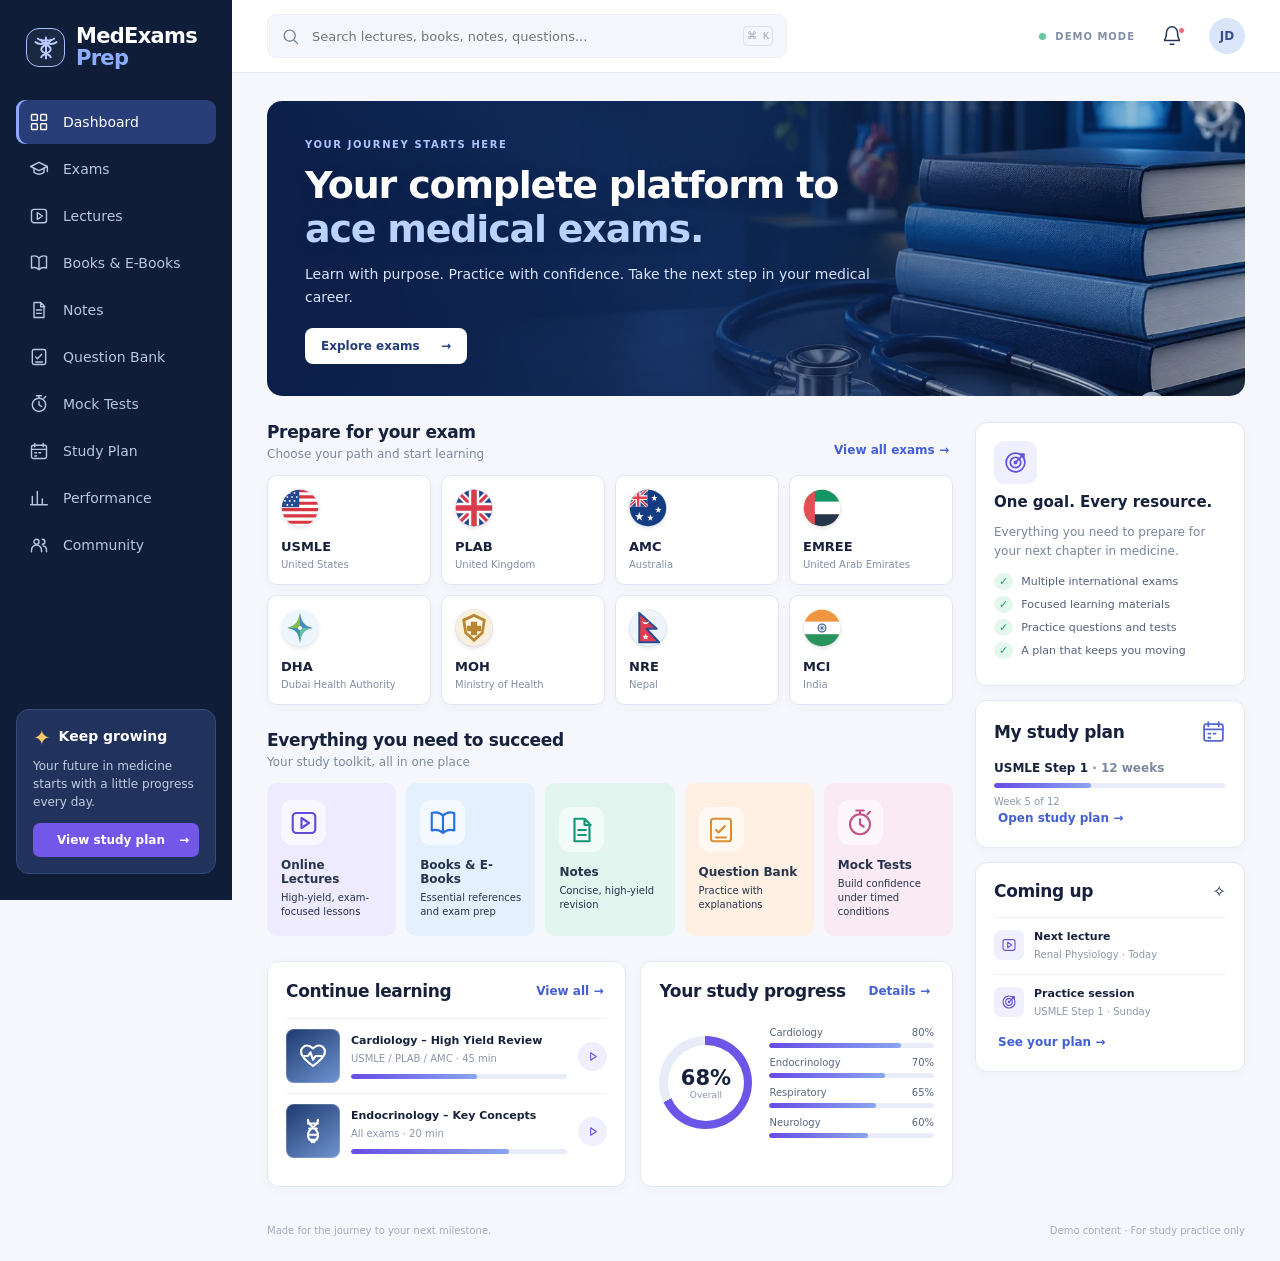
<file: index.html>
<!doctype html>
<html lang="en"><head><meta charset="utf-8"><meta name="viewport" content="width=device-width,initial-scale=1"><meta name="theme-color" content="#101d39"><meta name="description" content="A study dashboard for international medical exams."><title>MedExams Prep | Your study dashboard</title><link rel="stylesheet" href="styles.css"><script src="app.js" defer></script></head><body>
<div class="app"><aside class="sidebar" id="sidebar"><a class="brand" href="#dashboard" aria-label="MedExams Prep home"><span class="brand-mark">✚</span><span>MedExams<br><b>Prep</b></span></a><nav id="nav" aria-label="Main navigation"></nav><div class="sidebar-bottom"><div class="pro-icon">✦</div><strong>Keep growing</strong><p>Your future in medicine starts with a little progress every day.</p><button class="side-button" data-go="study-plan">View study plan <span>→</span></button></div></aside><div class="main-wrap"><header class="topbar"><button class="menu-button icon-button" id="menu" aria-label="Open navigation" aria-expanded="false">☰</button><div class="search"><span>⌕</span><input id="search" type="search" placeholder="Search lectures, books, notes, questions..." aria-label="Search learning materials"><kbd>⌘ K</kbd></div><div class="top-actions"><span class="demo-label"><i></i> DEMO MODE</span><button class="icon-button notification" id="notifications" aria-label="Notifications">♧<span></span></button><button class="profile" id="profile" aria-label="Profile">JD</button></div></header><main id="content"></main><footer>Made for the journey to your next milestone. <span>Demo content · For study practice only</span></footer></div></div><div class="overlay" id="overlay"></div><dialog id="dialog"><button class="dialog-close" aria-label="Close dialog">×</button><div id="dialog-content"></div></dialog><div id="toast" role="status"></div></body></html>
</file>
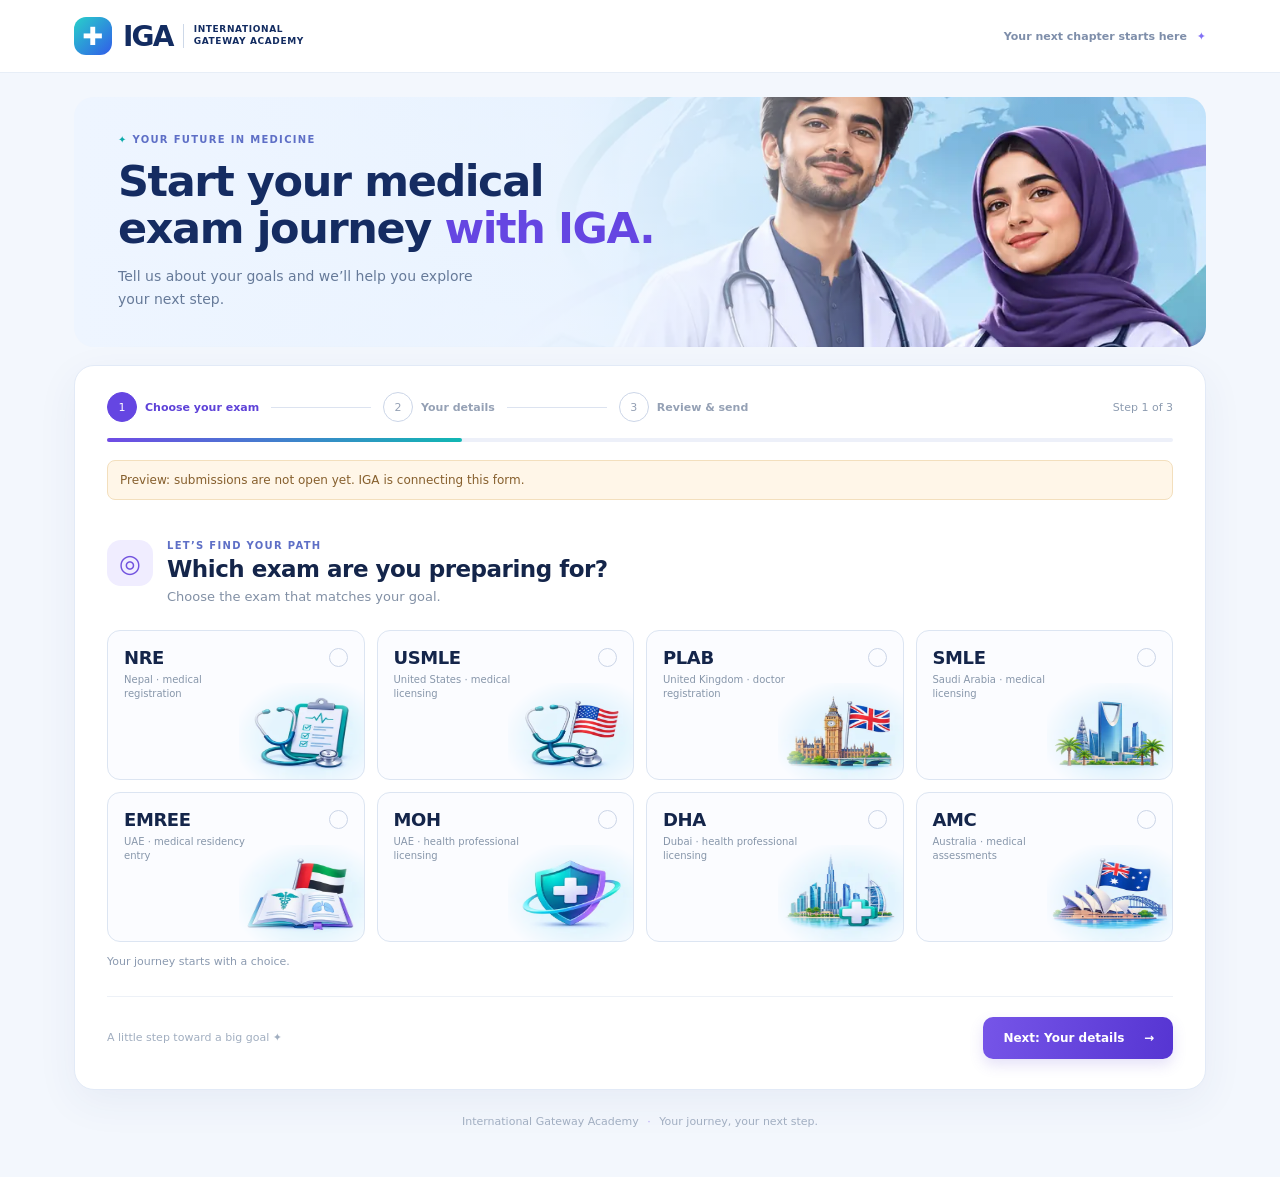
<file: interest/index.html>
<!doctype html>
<html lang="en"><head><meta charset="utf-8"><meta name="viewport" content="width=device-width,initial-scale=1"><meta name="theme-color" content="#112b62"><meta name="description" content="Tell International Gateway Academy about your medical exam preparation goals."><title>Start your journey | International Gateway Academy</title><link rel="stylesheet" href="form.css"><script src="config.js" defer></script><script src="country-data.js" defer></script><script src="form.js" defer></script></head><body>
<header class="site-header"><div class="header-inner"><a class="brand" href="./" aria-label="International Gateway Academy home"><span class="brand-icon" aria-hidden="true">✚</span><span><b>IGA</b><small>INTERNATIONAL<br>GATEWAY ACADEMY</small></span></a><span class="header-note">Your next chapter starts here <span>✦</span></span></div></header>
<main class="shell"><section class="hero"><div class="hero-copy"><div class="eyebrow"><span>✦</span> YOUR FUTURE IN MEDICINE</div><h1>Start your medical<br>exam journey <em>with IGA.</em></h1><p>Tell us about your goals and we’ll help you explore your next step.</p></div></section><section class="form-card" aria-labelledby="step-title"><div class="progress-wrapper"><div class="steps" aria-label="Form progress"><div class="step active" data-step-indicator="0"><span>1</span><strong>Choose your exam</strong></div><div class="step-line"></div><div class="step" data-step-indicator="1"><span>2</span><strong>Your details</strong></div><div class="step-line"></div><div class="step" data-step-indicator="2"><span>3</span><strong>Review & send</strong></div><div class="step-count" id="step-count">Step 1 of 3</div></div><div class="progress-track"><span id="progress"></span></div></div>
<p class="setup-message" id="opening-notice" role="status">Preview: submissions are not open yet. IGA is connecting this form.</p><form id="interest-form" method="post" novalidate><div class="stage" data-stage="0"><div class="section-header"><div class="section-icon" aria-hidden="true">◎</div><div><div class="kicker">LET’S FIND YOUR PATH</div><h2 id="step-title" tabindex="-1">Which exam are you preparing for?</h2><p>Choose the exam that matches your goal.</p></div></div><fieldset class="exam-grid"><legend class="sr-only">Choose one exam</legend><label class="exam-option"><input type="radio" name="exam" value="NRE" required><span class="exam-content"><span class="exam-top"><strong>NRE</strong><span class="check">✓</span></span><small>Nepal · medical registration</small><span class="exam-art" aria-hidden="true"></span></span></label><label class="exam-option"><input type="radio" name="exam" value="USMLE"><span class="exam-content"><span class="exam-top"><strong>USMLE</strong><span class="check">✓</span></span><small>United States · medical licensing</small><span class="exam-art" aria-hidden="true"></span></span></label><label class="exam-option"><input type="radio" name="exam" value="PLAB"><span class="exam-content"><span class="exam-top"><strong>PLAB</strong><span class="check">✓</span></span><small>United Kingdom · doctor registration</small><span class="exam-art" aria-hidden="true"></span></span></label><label class="exam-option"><input type="radio" name="exam" value="SMLE"><span class="exam-content"><span class="exam-top"><strong>SMLE</strong><span class="check">✓</span></span><small>Saudi Arabia · medical licensing</small><span class="exam-art" aria-hidden="true"></span></span></label><label class="exam-option"><input type="radio" name="exam" value="EMREE"><span class="exam-content"><span class="exam-top"><strong>EMREE</strong><span class="check">✓</span></span><small>UAE · medical residency entry</small><span class="exam-art" aria-hidden="true"></span></span></label><label class="exam-option"><input type="radio" name="exam" value="MOH"><span class="exam-content"><span class="exam-top"><strong>MOH</strong><span class="check">✓</span></span><small>UAE · health professional licensing</small><span class="exam-art" aria-hidden="true"></span></span></label><label class="exam-option"><input type="radio" name="exam" value="DHA"><span class="exam-content"><span class="exam-top"><strong>DHA</strong><span class="check">✓</span></span><small>Dubai · health professional licensing</small><span class="exam-art" aria-hidden="true"></span></span></label><label class="exam-option"><input type="radio" name="exam" value="AMC"><span class="exam-content"><span class="exam-top"><strong>AMC</strong><span class="check">✓</span></span><small>Australia · medical assessments</small><span class="exam-art" aria-hidden="true"></span></span></label></fieldset><p class="selection-message" id="selection-message" aria-live="polite">Your journey starts with a choice.</p><p class="error" id="exam-error" role="alert" hidden>Please choose an exam to continue.</p></div>
<div class="stage details-stage" data-stage="1" hidden><div class="details-heading"><div class="section-header"><div class="section-icon" aria-hidden="true">✧</div><div><div class="kicker">A LITTLE ABOUT YOU</div><h2 tabindex="-1">Let’s get to know you</h2><p id="details-intro">Share your details so IGA can follow up about your preparation.</p></div></div><button class="selected-exam" type="button" id="change-exam"><span>Selected exam</span><strong id="selected-exam-name"></strong><b>Change ✎</b></button></div><div class="details-groups"><section class="details-group"><div class="group-header"><span class="group-number">1</span><div><h3>About you</h3><p>Tell us who you are.</p></div><span class="group-illustration group-about" aria-hidden="true"></span></div><div class="fields group-fields"><label>Full name <span>*</span><input name="name" autocomplete="name" required maxlength="120" placeholder="Your full name"></label><label>University name <span>*</span><input name="university" autocomplete="organization" required maxlength="160" placeholder="Your university"></label></div></section><section class="details-group"><div class="group-header"><span class="group-number">2</span><div><h3>Your studies</h3><p>Tell us about your academic background.</p></div><span class="group-illustration group-studies" aria-hidden="true"></span></div><div class="fields group-fields"><fieldset class="level-field"><legend>Level of study <span>*</span></legend><div class="level-options illustrated-levels"><label><input type="radio" name="level" value="Undergraduate" required><span class="level-illustration undergraduate" aria-hidden="true"></span><span class="level-name">Undergraduate</span></label><label><input type="radio" name="level" value="Postgraduate"><span class="level-illustration postgraduate" aria-hidden="true"></span><span class="level-name">Postgraduate</span></label></div></fieldset><label>Year of study <span>*</span><select name="year" required><option value="">Select your year</option><option>Year 1</option><option>Year 2</option><option>Year 3</option><option>Year 4</option><option>Year 5</option><option>Year 6</option><option>Year 7 or above</option><option>Graduated</option></select></label></div></section><section class="details-group"><div class="group-header"><span class="group-number">3</span><div><h3>How to reach you</h3><p>We’ll use these details to contact you about your exam preparation interest.</p></div><span class="group-illustration group-contact" aria-hidden="true"></span></div><div class="fields group-fields"><div class="phone-field"><label for="phone-number">Phone number <span>*</span></label><div class="phone-controls"><select id="phone-code" aria-label="Phone country code" required><option value="">Code</option></select><input id="phone-number" type="tel" autocomplete="tel-national" required maxlength="30" placeholder="Phone number" pattern="[0-9() .-]{4,30}"></div><input type="hidden" name="phone"></div><label>Country <span>*</span><select name="country" autocomplete="country-name" required><option value="">Select your country</option></select></label><label class="full">Email address <span>*</span><input name="email" type="email" autocomplete="email" required maxlength="254" placeholder="you@example.com"></label></div></section></div></div>
<div class="stage" data-stage="2" hidden><div class="section-header"><div class="section-icon" aria-hidden="true">✓</div><div><div class="kicker">ALMOST THERE</div><h2 tabindex="-1">Everything look right?</h2><p>Review your details before sharing them with IGA.</p></div></div><dl id="review" class="review"></dl><p class="privacy">By submitting, you’re asking IGA to contact you about your selected exam.</p><div class="setup-message" id="setup-message" role="status" hidden>Submissions are not open yet. IGA is still connecting this form.</div></div><div class="actions"><button type="button" id="back" class="back" hidden>← <span>Back</span></button><span class="action-hint">A little step toward a big goal ✦</span><button type="button" id="next" class="primary">Next: Your details <span>→</span></button><button type="submit" id="submit" class="primary" hidden>Send my interest <span>→</span></button></div></form></section><footer>International Gateway Academy <span>·</span> Your journey, your next step.</footer></main></body></html>
</file>
<file: styles.css>
:root{font-family:Inter,ui-sans-serif,system-ui,-apple-system,BlinkMacSystemFont,"Segoe UI",sans-serif;color:#17213c;background:#f5f7fc;font-synthesis:none}*{box-sizing:border-box}body{margin:0}button,input{font:inherit}button,a{ -webkit-tap-highlight-color:transparent}button{cursor:pointer}button:focus-visible,a:focus-visible,input:focus-visible{outline:3px solid #8e9cff;outline-offset:3px}.app{display:flex;min-height:100vh}.sidebar{width:232px;flex-shrink:0;background:#101d39;color:#d8e1f5;padding:26px 16px;display:flex;flex-direction:column;position:sticky;top:0;height:100vh}.brand{display:flex;align-items:center;gap:11px;color:white;text-decoration:none;font-size:21px;font-weight:750;line-height:1.04;letter-spacing:-.7px;padding:0 10px 30px}.brand b{color:#8baeff}.brand-mark{width:39px;height:39px;border:1px solid #a4bdff;border-radius:13px;display:grid;place-items:center;color:#b8caff;font-size:27px}.nav-item{display:flex;width:100%;align-items:center;gap:13px;color:#b9c6de;padding:12px 13px;border:0;background:transparent;border-radius:9px;text-align:left;font-size:14px;text-decoration:none;margin-bottom:3px}.nav-item .ico{font-size:18px;width:21px;text-align:center}.nav-item:hover,.nav-item.active{background:#293e78;color:#fff}.nav-item.active{box-shadow:inset 3px 0 #91a7ff}.sidebar-bottom{margin-top:auto;background:#21335d;border:1px solid #354b78;border-radius:13px;padding:16px;color:white}.sidebar-bottom .pro-icon{color:#f6c76b;font-size:21px;float:left;margin-right:8px}.sidebar-bottom strong{font-size:14px}.sidebar-bottom p{font-size:12px;color:#c2cde1;line-height:1.5}.side-button{border:0;border-radius:7px;background:#7257e9;color:#fff;padding:10px;width:100%;font-size:12px;font-weight:700}.side-button span{float:right}.main-wrap{min-width:0;flex:1}.topbar{height:73px;background:#fff;border-bottom:1px solid #e7ebf4;display:flex;align-items:center;justify-content:space-between;padding:0 35px;gap:20px}.search{width:min(520px,65%);background:#f4f6fb;border:1px solid #edf0f7;border-radius:9px;display:flex;align-items:center;gap:10px;padding:0 13px;color:#74819a}.search span{font-size:23px}.search input{border:0;outline:0;background:transparent;width:100%;height:42px;font-size:13px;color:#253352}.search kbd{font-size:10px;white-space:nowrap;color:#9ca8ba;border:1px solid #dce2ee;border-radius:4px;padding:3px}.top-actions{display:flex;align-items:center;gap:20px}.demo-label{font-size:10px;letter-spacing:.1em;font-weight:750;color:#8290a8;white-space:nowrap}.demo-label i{display:inline-block;width:7px;height:7px;background:#6ac5a1;border-radius:50%;margin-right:5px}.icon-button{border:0;background:transparent;color:#26375a;font-size:22px}.notification{position:relative}.notification span{position:absolute;width:7px;height:7px;background:#ef6a79;border:1px solid white;border-radius:50%;top:3px;right:4px}.profile{border:0;background:#dbe5fa;color:#344f87;width:36px;height:36px;border-radius:50%;font-size:12px;font-weight:800}.menu-button{display:none}main{max-width:1600px;margin:auto;padding:28px 35px 38px}.hero{min-height:246px;border-radius:15px;background:linear-gradient(108deg,#253b78 0%,#304d96 57%,#6d8dd1 100%);color:white;position:relative;overflow:hidden;padding:32px 38px;display:flex;align-items:center}.hero:after{content:'✚';position:absolute;right:4%;top:-105px;font-size:440px;font-weight:200;color:#fff;opacity:.07;transform:rotate(-12deg)}.hero-content{position:relative;z-index:1;max-width:590px}.eyebrow{font-size:10px;letter-spacing:.16em;text-transform:uppercase;font-weight:800;color:#acc4ff}.hero h1{font-size:clamp(26px,3vw,38px);line-height:1.15;letter-spacing:-1.2px;margin:12px 0}.hero h1 span{color:#b9d2ff}.hero p{color:#d7e4ff;font-size:14px;line-height:1.6;margin:0 0 20px}.primary{background:white;color:#243c7a;border:0;border-radius:8px;padding:11px 16px;font-size:12px;font-weight:800}.primary span{margin-left:17px}.hero-art{position:absolute;right:9%;bottom:-20px;width:235px;height:185px;transform:rotate(-8deg);opacity:.88}.book{height:34px;margin:4px;background:linear-gradient(90deg,#172d5d,#365797);border:1px solid #7795d0;border-radius:4px 8px 8px 4px;box-shadow:0 8px 20px #14265166;color:#dce8ff;font-size:11px;font-weight:700;padding:9px 18px;letter-spacing:.08em}.book:nth-child(2){margin-left:22px}.book:nth-child(3){margin-left:-9px}.book:nth-child(4){margin-left:12px}.dashboard-grid{display:grid;grid-template-columns:minmax(0,1fr) 270px;gap:22px;margin-top:26px}.section{margin-bottom:25px}.section-heading{display:flex;align-items:end;justify-content:space-between;gap:12px;margin-bottom:14px}.section-heading h2,.panel h2{font-size:17px;letter-spacing:-.35px;margin:0}.section-heading p,.muted{font-size:12px;color:#7c899e;margin:5px 0 0}.text-button{border:0;background:transparent;color:#435fd3;font-size:12px;font-weight:750;white-space:nowrap;padding:4px}.exam-grid{display:grid;grid-template-columns:repeat(4,1fr);gap:10px}.exam-card{background:white;border:1px solid #e1e7f2;box-shadow:0 3px 10px #233c6a08;border-radius:10px;text-align:left;padding:13px;min-height:100px;color:#17213c}.exam-card:hover,.feature:hover,.resource:hover{border-color:#a8b7ee;transform:translateY(-2px)}.flag{font-size:23px;display:block;margin-bottom:8px}.exam-card strong{font-size:13px}.exam-card small{display:block;color:#8290a5;font-size:10px;margin-top:3px;line-height:1.3}.feature-grid{display:grid;grid-template-columns:repeat(5,1fr);gap:10px}.feature{border:1px solid transparent;border-radius:10px;text-align:left;padding:16px 13px;min-height:132px;color:#182540;transition:.2s}.feature .feature-icon{font-size:23px;display:block;margin-bottom:13px}.feature strong{display:block;font-size:12px}.feature small{display:block;color:#67758e;font-size:10px;line-height:1.4;margin-top:5px}.feature:nth-child(1){background:#eeeaff;color:#604cda}.feature:nth-child(2){background:#e5f0ff;color:#2770d9}.feature:nth-child(3){background:#e2f5ef;color:#119777}.feature:nth-child(4){background:#fff0e3;color:#d99032}.feature:nth-child(5){background:#faeaf3;color:#c25089}.feature strong,.feature small{color:#26344d}.bottom-grid{display:grid;grid-template-columns:1.15fr 1fr;gap:14px}.panel{background:white;border:1px solid #e3e9f3;border-radius:12px;padding:18px;box-shadow:0 3px 12px #253d6a08}.panel+.panel{margin-top:14px}.bottom-grid .panel+.panel{margin-top:0}.panel-head{display:flex;justify-content:space-between;align-items:center;margin-bottom:16px}.learning{display:flex;align-items:center;gap:11px;padding:10px 0;border-top:1px solid #edf0f6}.learning:first-of-type{border-top:0;padding-top:0}.thumb{width:54px;height:54px;flex:none;display:grid;place-items:center;border-radius:8px;background:linear-gradient(145deg,#243f79,#789bd6);color:white;font-size:23px}.learning-info{min-width:0;flex:1}.learning strong{font-size:11px;display:block}.learning small{font-size:10px;color:#8a97aa}.bar{height:5px;border-radius:8px;background:#e9edf7;overflow:hidden;margin-top:8px}.bar i{display:block;height:100%;border-radius:inherit;background:linear-gradient(90deg,#664de5,#8aa5f2)}.play{border:0;background:#f0efff;color:#6552df;border-radius:50%;width:29px;height:29px}.progress-wrap{display:flex;align-items:center;gap:17px}.ring{flex:none;width:93px;height:93px;border-radius:50%;background:conic-gradient(#6b56e7 0 68%,#e8ecf8 68%);display:grid;place-items:center}.ring div{background:#fff;border-radius:50%;width:76px;height:76px;display:grid;place-content:center;text-align:center;font-size:21px;font-weight:800}.ring small{font-size:9px;color:#8895aa;font-weight:500}.metrics{flex:1}.metric{font-size:10px;color:#586680;margin:9px 0}.metric span{float:right}.metric .bar{margin-top:5px}.right-column .panel{padding:18px}.welcome-icon{font-size:23px;color:#6354dc}.right-column h3{font-size:15px;margin:9px 0}.right-column p{font-size:12px;color:#78869d;line-height:1.55}.checklist{list-style:none;padding:0;margin:15px 0 0}.checklist li{font-size:11px;margin:10px 0;color:#52617b}.checklist li:before{content:'✓';background:#e4f7ee;color:#20a56d;border-radius:50%;padding:2px 5px;margin-right:8px}.study-title{display:flex;justify-content:space-between;align-items:center}.study-title span{font-size:20px;color:#5368d3}.study-name{font-size:12px;font-weight:750;margin-top:17px}.study-caption{font-size:10px;color:#8b98aa;margin-top:8px}.upcoming-item{display:flex;gap:10px;padding:12px 0;border-top:1px solid #edf0f6}.upcoming-item:first-of-type{border:0}.up-icon{background:#f0efff;color:#6655dc;padding:7px;border-radius:7px;height:30px}.upcoming-item strong{display:block;font-size:11px}.upcoming-item small{font-size:10px;color:#8b98aa}.page-title{margin:4px 0 22px}.page-title h1{font-size:27px;letter-spacing:-.7px;margin:0 0 7px}.page-title p{margin:0;color:#7c899e;font-size:13px}.resource-list{display:grid;grid-template-columns:repeat(3,1fr);gap:14px}.resource{background:#fff;border:1px solid #e3e9f3;border-radius:12px;padding:20px;text-align:left;min-height:150px;color:#17213c;transition:.2s}.resource .tag{display:inline-block;color:#5f55d5;background:#f0efff;border-radius:5px;padding:5px 7px;font-size:10px;font-weight:700}.resource h3{font-size:15px;margin:13px 0 7px}.resource p{font-size:12px;color:#8190a4;line-height:1.5;margin:0}.resource .arrow{display:block;color:#5266d4;font-size:18px;margin-top:12px}.empty{grid-column:1/-1;padding:40px;text-align:center;color:#77869d;background:white;border-radius:12px}.notice{background:#eef2ff;border:1px solid #dce4ff;color:#52648b;border-radius:10px;padding:13px 16px;font-size:12px;margin-bottom:20px;line-height:1.5}footer{padding:0 35px 25px;color:#a1adbd;font-size:10px;display:flex;justify-content:space-between}dialog{border:0;border-radius:16px;padding:28px;width:min(480px,calc(100% - 32px));box-shadow:0 20px 80px #111c3b44;color:#1a2742}dialog::backdrop{background:#0c1737a6}.dialog-close{float:right;border:0;background:#f1f3f8;border-radius:50%;width:30px;height:30px;font-size:20px;color:#65728b}dialog h2{font-size:21px;margin:5px 35px 12px 0}dialog p{font-size:13px;line-height:1.6;color:#718097}dialog .action{background:#6154d9;color:white;border:0;border-radius:8px;padding:11px 16px;font-weight:700;font-size:12px;margin-top:12px}.answer{display:block;width:100%;background:#f7f8fc;border:1px solid #e2e7f1;border-radius:8px;padding:12px;text-align:left;margin:8px 0;color:#31415c}.answer:hover{border-color:#8b83e5}.answer.correct{background:#e1f6eb;border-color:#70c99a}.answer.wrong{background:#fff0f0;border-color:#eab1b1}#toast{position:fixed;bottom:22px;right:22px;background:#172747;color:white;padding:12px 17px;border-radius:8px;font-size:12px;opacity:0;pointer-events:none;transition:.2s;z-index:10}#toast.show{opacity:1}.overlay{display:none}@media(max-width:1100px){.dashboard-grid{grid-template-columns:1fr}.right-column{display:grid;grid-template-columns:repeat(3,1fr);gap:12px}.right-column .panel+.panel{margin:0}.feature-grid{grid-template-columns:repeat(5,1fr)}.hero-art{right:3%;opacity:.5}}@media(max-width:700px){.sidebar{position:fixed;z-index:20;left:0;transform:translateX(-100%);transition:.25s;width:250px}.sidebar.open{transform:translateX(0)}.overlay.open{display:block;position:fixed;inset:0;background:#101b38aa;z-index:19}.menu-button{display:block}.topbar{height:64px;padding:0 16px;gap:10px}.search{width:auto;flex:1}.search input{font-size:12px}.search kbd,.demo-label,.notification{display:none}.top-actions{gap:6px}.profile{width:32px;height:32px}main{padding:18px 16px 30px}.hero{min-height:220px;padding:25px}.hero h1{font-size:28px;max-width:350px}.hero p{max-width:300px}.hero-art{right:-100px;opacity:.22}.dashboard-grid{margin-top:22px}.exam-grid{grid-template-columns:repeat(2,1fr)}.feature-grid{grid-template-columns:repeat(2,1fr)}.feature{min-height:112px}.bottom-grid,.right-column,.resource-list{grid-template-columns:1fr}.right-column{display:grid}.bottom-grid .panel+.panel{margin:0}.resource{min-height:0}.section-heading h2,.panel h2{font-size:16px}footer{padding:0 16px 20px;display:block}footer span{display:block;margin-top:5px}}
/* Compact, consistent line artwork */
.svg-icon{display:block;width:1em;height:1em;flex:none}.brand-mark .svg-icon{width:28px;height:28px}.nav-item .svg-icon{width:20px;height:20px}.search .svg-icon{width:19px;height:19px}.icon-button .svg-icon{width:22px;height:22px}.feature-icon .svg-icon{width:30px;height:30px}.thumb .svg-icon{width:30px;height:30px}.play .svg-icon{width:15px;height:15px;margin:auto}.welcome-icon .svg-icon,.study-title .svg-icon{width:25px;height:25px}.up-icon .svg-icon{width:16px;height:16px}.hero{background:linear-gradient(90deg,rgba(12,32,74,.92) 0%,rgba(18,41,85,.79) 45%,rgba(18,41,85,.08) 100%),url('assets/medical-study-hero.webp') center 54%/cover no-repeat}.hero:after,.hero-art{display:none}.hero h1{text-shadow:0 2px 12px #0c1e4566}.feature-icon{width:45px;height:45px;display:grid!important;place-items:center;border-radius:11px;background:#ffffff99}.feature{min-height:145px}.thumb{background:linear-gradient(145deg,#1d396f,#7094d1);box-shadow:inset 0 0 0 1px #ffffff30}.welcome-icon{display:inline-flex;padding:9px;border-radius:10px;background:#f0efff}.brand-mark{background:#ffffff0c}.up-icon{display:grid;place-items:center}
@media(max-width:700px){.hero{background-position:63% center;background-image:linear-gradient(90deg,rgba(12,32,74,.95),rgba(18,41,85,.7)),url('assets/medical-study-hero.webp')}}
.flag{width:32px;height:32px;display:grid;place-items:center;border-radius:50%;background:#edf2ff;color:#4059a2;font-size:11px;letter-spacing:.03em;font-weight:800;margin-bottom:8px}.exam-card:nth-child(2) .flag,.exam-card:nth-child(6) .flag{background:#f5eafa;color:#8e58a0}.exam-card:nth-child(3) .flag,.exam-card:nth-child(7) .flag{background:#e5f4f0;color:#258a78}.exam-card:nth-child(4) .flag,.exam-card:nth-child(8) .flag{background:#fff1e8;color:#bf773f}
/* Exam emblems use small inline vectors so they stay crisp and load instantly. */
.exam-card .flag{width:38px;height:38px;background:transparent;margin-bottom:9px}.exam-card .flag svg{display:block;width:38px;height:38px;filter:drop-shadow(0 2px 2px #263b5a24)}
/* Question-first learning experience */
.practice-intro{display:flex;justify-content:space-between;align-items:center;background:linear-gradient(105deg,#eff5ff,#f4f8ff);border:1px solid #e0eafa;border-radius:14px;padding:30px 34px;margin-bottom:20px}.practice-intro h1,.result-heading h1{font-size:30px;letter-spacing:-.8px;margin:8px 0}.practice-intro p,.result-heading p{font-size:13px;color:#687b96;line-height:1.6;max-width:560px;margin:0}.practice-kicker{font-size:10px;font-weight:800;letter-spacing:.15em;color:#4168c7}.practice-symbol{width:72px;height:72px;background:#fff;border-radius:20px;color:#4d6dd2;display:grid;place-items:center;box-shadow:0 8px 24px #264f9a12}.practice-symbol svg{width:37px;height:37px}.practice-layout{display:grid;grid-template-columns:minmax(0,1.5fr) minmax(240px,1fr);gap:18px}.setup-panel{padding:26px}.setup-panel form{display:grid;gap:10px}.setup-panel label{font-size:12px;font-weight:750;margin-top:12px}.setup-panel select{width:100%;border:1px solid #dce4f0;border-radius:8px;background:white;color:#263a57;padding:13px;font:inherit;font-size:13px}.setup-note{display:flex;gap:12px;align-items:center;background:#f5f8fd;padding:15px;border-radius:9px;margin:12px 0;color:#6d7c92;font-size:12px;line-height:1.6}.setup-note svg{width:24px;height:24px;color:#5974cc}.setup-note strong{color:#354966}.start-practice{background:#315fc2;color:white;border:0;border-radius:8px;font-weight:750;font-size:13px;padding:13px 19px;text-align:center}.start-practice:hover{background:#244ca5}.start-practice:disabled{opacity:.45;cursor:not-allowed}.start-practice span{float:right}.history-panel h2{margin-bottom:20px}.history-empty{text-align:center;color:#8390a4;font-size:12px;padding:15px}.history-empty svg{width:35px;height:35px;margin:0 auto 14px;color:#8fa4d8}.history-empty strong{display:block;color:#50617b}.history-empty p,.practice-tip p{line-height:1.6}.history-row{display:flex;align-items:center;justify-content:space-between;border-top:1px solid #edf0f6;padding:13px 0;font-size:12px}.history-row strong,.history-row small{display:block}.history-row small{margin-top:4px;color:#8996a9}.history-row b{color:#3a61bd}.practice-tip{border-radius:12px;background:#e9f4f1;color:#3a625d;padding:20px;margin-top:15px;font-size:12px}.practice-tip p{margin-bottom:0}.session-top{display:flex;justify-content:space-between;align-items:center;gap:10px;color:#7e8da3;font-size:11px;letter-spacing:.06em}.session-top strong{color:#33445e;letter-spacing:0}.back-link{border:0;background:none;color:#4866b8;padding:8px 0;font-weight:700}.session-progress{height:5px;background:#e4eaf5;border-radius:9px;margin:12px 0 22px;overflow:hidden}.session-progress i{display:block;height:100%;background:#5a73dc}.session-layout{display:grid;grid-template-columns:minmax(0,1fr) 260px;gap:18px}.question-panel{padding:30px}.question-label{font-size:10px;letter-spacing:.12em;font-weight:800;color:#5c72b8}.question-label span{color:#bcc9dd;margin:0 6px}.question-panel h1{font-size:21px;line-height:1.45;letter-spacing:-.3px;margin:22px 0}.answer-prompt{font-size:12px;color:#8896a9}.choice-list{display:grid;gap:9px}.choice{border:1px solid #dfe6f0;border-radius:9px;background:white;text-align:left;color:#33445e;padding:12px;display:flex;gap:13px;align-items:center;font-size:13px}.choice span{width:29px;height:29px;border:1px solid #d9e1ee;border-radius:50%;display:grid;place-items:center;font-size:11px;flex:none}.choice:hover,.choice.selected{border-color:#6684dd;background:#f4f7ff}.choice.is-correct{background:#ecf9f1;border-color:#77c898}.choice.is-wrong{background:#fff2f1;border-color:#e7a59e}.rationale{margin-top:20px;background:#f0f8f5;border-left:3px solid #58b48b;padding:17px;border-radius:5px;color:#38584d;font-size:13px;line-height:1.6}.rationale p{margin:8px 0}.rationale small{font-size:9px;font-weight:800;letter-spacing:.1em}.session-actions{display:flex;justify-content:flex-end;margin-top:20px}.session-aside{height:max-content}.session-aside p{font-size:12px;color:#8290a3;line-height:1.6}.question-dots{display:flex;gap:8px;margin:18px 0}.question-dots span{width:30px;height:30px;display:grid;place-items:center;background:#f0f3f9;border-radius:50%;font-size:11px;color:#78869c}.question-dots .current{background:#355fbe;color:white}.question-dots .done{background:#e0f3eb;color:#28875c}.result-heading{text-align:center;padding:20px}.result-heading p{margin:auto}.result-icon{display:grid;place-items:center;background:#edf4ff;color:#4c6cc9;width:54px;height:54px;margin:0 auto 16px;border-radius:16px}.result-icon svg{width:28px;height:28px}.score{font-size:34px;font-weight:800;color:#355fc3;margin:14px}.score small{font-size:14px;color:#7e8ca1;font-weight:500}.result-list{display:grid;gap:12px;margin:10px auto 20px;max-width:850px}.result-card h2{margin:12px 0;font-size:15px;line-height:1.5}.result-card p{font-size:12px;color:#64748b;line-height:1.6}.result-status{font-size:10px;font-weight:800;color:#aa6057;text-transform:uppercase;letter-spacing:.06em}.result-status.right{color:#299169}@media(max-width:700px){.practice-intro{padding:23px}.practice-intro h1{font-size:25px}.practice-symbol{width:48px;height:48px;border-radius:13px}.practice-symbol svg{width:25px;height:25px}.practice-layout,.session-layout{grid-template-columns:1fr}.setup-panel,.question-panel{padding:20px}.session-top{flex-wrap:wrap}.session-top span{order:3;width:100%}.session-aside{order:-1}.session-aside p:last-child{display:none}.question-panel h1{font-size:18px}.choice{line-height:1.4}}
.resume-practice{background:#eef3ff;color:#345dbc;border:1px solid #d6e2fb;border-radius:8px;padding:12px;font-size:13px;font-weight:750}.source-box{background:#fff;border:1px solid #e3e9f3;border-radius:12px;padding:20px;margin-top:15px;font-size:12px;color:#51627c}.source-box p{line-height:1.5}.source-box>a{display:block;margin:10px 0;color:#315fc2}.source-box small{display:block;line-height:1.5;color:#7a889c;margin-top:16px}.source-box small a,.question-source a{color:#315fc2}.question-source{font-size:11px!important;line-height:1.5}
/* Editorial lecture library */
.library-page{color:#182844}.library-header{padding:12px 4px 24px}.library-kicker{font-size:10px;font-weight:800;letter-spacing:.18em;color:#496579}.library-kicker:before{content:'';display:inline-block;width:28px;height:2px;background:#e97e67;vertical-align:middle;margin-right:12px}.library-header h1{font-family:Georgia,serif;font-size:50px;letter-spacing:-1.8px;margin:10px 0 5px}.library-header p,.library-section-heading p{font-size:13px;color:#778495;margin:0}.library-filters{display:flex;gap:9px;flex-wrap:wrap;margin-top:22px}.library-filter{border:1px solid #e1e4df;background:#fffdfa;border-radius:30px;padding:9px 15px;color:#435966;font-size:12px;font-weight:650}.library-filter:hover,.library-filter.is-active{background:#d5e8e4;border-color:#d5e8e4;color:#215b5d}.library-demo{background:#f7eee8;color:#8c675c;padding:11px 15px;border-radius:8px;font-size:11px;margin-bottom:18px}.library-spotlight{display:grid;grid-template-columns:minmax(0,2.3fr) minmax(240px,1fr);gap:16px}.library-featured,.library-progress,.lecture-card{background:#fffcf8;border:1px solid #ece7df;border-radius:14px;overflow:hidden;box-shadow:0 4px 14px #243a4c08}.library-featured{min-height:245px;position:relative;display:flex;align-items:center}.featured-copy{padding:30px;max-width:62%;position:relative;z-index:1}.featured-label{display:inline-block;border-radius:20px;background:#ffe7de;color:#c85845;padding:6px 10px;font-size:10px;font-weight:800;letter-spacing:.05em}.featured-copy h2,.library-progress h2,.library-section-heading h2,.lecture-card h3{font-family:Georgia,serif;letter-spacing:-.4px}.featured-copy h2{font-size:27px;line-height:1.15;margin:14px 0 9px}.featured-copy p,.library-progress p,.lecture-card p{color:#778391;font-size:12px;line-height:1.6}.library-featured img{position:absolute;width:46%;height:100%;object-fit:cover;right:0;top:0;mix-blend-mode:multiply;mask-image:linear-gradient(90deg,transparent,#000 25%)}.featured-actions{display:flex;gap:8px;flex-wrap:wrap;margin-top:20px}.library-primary,.library-save{border-radius:30px;padding:11px 17px;font-size:11px;font-weight:750}.library-primary{background:#245d61;color:white;border:1px solid #245d61}.library-save{background:#fffaf5;color:#315c5c;border:1px solid #b5cfca}.library-progress{padding:25px}.library-book{color:#245d61}.library-book svg{width:28px;height:28px}.library-progress h2{font-size:21px;margin:12px 0 6px}.saved-count{display:flex;align-items:center;gap:10px;margin:20px 0;color:#698580}.saved-count strong{font:32px Georgia,serif;color:#245d61}.saved-count span{font-size:11px;line-height:1.4}.library-link{border:0;background:transparent;color:#c95743;font-size:12px;font-weight:750;padding:0;text-align:left}.library-link span{margin-left:9px}.library-section-heading{display:flex;justify-content:space-between;align-items:end;margin:26px 0 14px}.library-section-heading h2{font-size:25px;margin:0 0 5px}.library-section-heading>span{font-size:10px;letter-spacing:.1em;color:#9ba5a8;font-weight:750}.library-grid{display:grid;grid-template-columns:repeat(3,1fr);gap:15px}.lecture-card{display:flex;min-height:215px;position:relative}.lecture-card img{width:45%;object-fit:cover;order:2;mix-blend-mode:multiply;mask-image:linear-gradient(90deg,transparent,#000 25%)}.lecture-body{padding:20px;flex:1;min-width:0;position:relative;z-index:1}.lecture-tag{display:inline-block;background:#e0efeb;border-radius:20px;padding:5px 9px;color:#47756f;font-size:10px;font-weight:700}.lecture-card h3{font-size:20px;line-height:1.15;margin:12px 0 8px}.lecture-card p{margin:0}.lecture-actions{display:flex;gap:12px;align-items:center;margin-top:18px}.lecture-bookmark{border:0;background:transparent;color:#c95743;font-size:20px;padding:0}.library-empty{grid-column:1/-1;background:#fffcf8;border:1px solid #ece7df;padding:30px;border-radius:12px;color:#778391;font-size:13px}@media(max-width:900px){.library-grid{grid-template-columns:1fr 1fr}.library-spotlight{grid-template-columns:1fr}.library-progress{display:flex;align-items:center;gap:15px;flex-wrap:wrap}.library-progress h2,.library-progress p,.saved-count{margin:0}.library-progress p{flex:1}.saved-count{padding:0 10px}}@media(max-width:700px){.library-header h1{font-size:39px}.library-header{padding-top:4px}.library-filters{flex-wrap:nowrap;overflow-x:auto;padding-bottom:5px}.library-filter{white-space:nowrap}.library-featured{min-height:260px}.featured-copy{max-width:75%;padding:22px}.featured-copy h2{font-size:23px}.library-featured img{width:60%;opacity:.55}.library-grid{grid-template-columns:1fr}.lecture-card{min-height:180px}.library-progress p{flex-basis:70%}.library-section-heading h2{font-size:23px}}
/* Video learning workspace */
.video-heading{display:flex;justify-content:space-between;align-items:center;gap:20px;margin-bottom:18px}.video-heading h1{font-size:27px;letter-spacing:-.7px;margin:0 0 5px}.video-heading p{font-size:12px;color:#7c899e;margin:0}.video-summary{display:flex;align-items:center;gap:10px;border:1px solid #e0e8f5;background:#fff;border-radius:10px;padding:9px 13px;font-size:11px}.video-ring{width:36px;height:36px;border:4px solid #d9e5fb;border-top-color:#3175e6;border-radius:50%;display:grid;place-items:center;font-size:8px;font-weight:800;color:#315fc2}.video-summary strong,.video-summary small{display:block}.video-summary small{color:#8997a9;margin-top:3px}.video-summary button{border:0;border-left:1px solid #e5eaf3;background:none;color:#365aa7;padding:8px 0 8px 14px;margin-left:10px;font-size:11px;font-weight:700}.video-notice{font-size:11px;background:#eef4ff;color:#5f7394;border:1px solid #dce8fb;padding:10px 14px;border-radius:8px;margin-bottom:16px}.video-workspace{display:grid;grid-template-columns:220px minmax(0,1fr) 300px;gap:13px;align-items:start}.video-topics,.video-playlist{background:#fff;border:1px solid #e2e9f4;border-radius:11px;padding:13px}.video-topics h2{font-size:9px;letter-spacing:.12em;color:#8d9bb0;margin:5px 7px 12px}.topic-row{display:flex;align-items:center;gap:10px;text-align:left;border:0;border-radius:8px;background:transparent;width:100%;padding:10px 8px;color:#344663}.topic-row.active,.playlist-row.active{background:#eaf2ff;color:#215cbb}.topic-row>span:first-child svg{width:20px;height:20px}.topic-row>span:nth-child(2){flex:1;min-width:0}.topic-row strong,.topic-row small{display:block}.topic-row strong{font-size:11px}.topic-row small{font-size:10px;color:#8492a8;margin-top:3px;line-height:1.3}.video-center{min-width:0}.video-stage{position:relative;min-height:340px;border-radius:11px;overflow:hidden;background-position:center;background-size:cover;color:white;display:flex;align-items:center;padding:30px}.stage-copy{max-width:50%;position:relative}.stage-tag{font-size:10px;border:1px solid #92abd4;border-radius:5px;padding:5px 8px}.stage-copy h2{font-size:clamp(22px,2.4vw,34px);line-height:1.12;margin:15px 0 8px}.stage-copy p{font-size:12px;color:#c2d3ed}.stage-play{position:absolute;left:66%;top:44%;width:60px;height:60px;border:1px solid #ffffff88;background:#183452bb;border-radius:50%;color:white;font-size:22px;transform:translate(-50%,-50%)}.stage-controls{position:absolute;bottom:0;left:0;right:0;padding:15px 20px;background:linear-gradient(transparent,#09182dea);display:flex;align-items:center;gap:12px;font-size:10px;color:#d4e1f3}.stage-controls div{height:4px;flex:1;background:#8093ac;border-radius:4px}.stage-controls i{display:block;width:3%;height:100%;background:white}.video-toolbar{display:flex;align-items:center;gap:8px;background:white;border:1px solid #e1e8f4;border-radius:9px;padding:10px;margin-top:8px}.video-toolbar div{flex:1;min-width:0}.video-toolbar strong,.video-toolbar small{display:block;font-size:10px}.video-toolbar small{color:#8c99ab;margin-top:3px}.video-toolbar button{border:1px solid #d9e2f0;border-radius:7px;padding:9px;background:#fff;color:#365683;font-size:10px;font-weight:700;white-space:nowrap}.video-toolbar .complete-button{background:#316bd2;color:white;border-color:#316bd2}.playlist-title{display:flex;justify-content:space-between;align-items:center;padding:3px 4px 12px}.playlist-title h2{font-size:14px;margin:0}.playlist-title span{font-size:9px;letter-spacing:.08em;color:#91a0b4}.playlist-row{width:100%;display:flex;align-items:center;gap:8px;border:0;border-radius:8px;padding:8px 6px;text-align:left;background:transparent;color:#273954}.playlist-row img{width:52px;height:38px;object-fit:cover;border-radius:5px}.playlist-number{font-size:10px;color:#7d91b2}.playlist-copy{flex:1;min-width:0}.playlist-copy strong,.playlist-copy small{display:block}.playlist-copy strong{font-size:10px;line-height:1.3}.playlist-copy small{font-size:9px;color:#8a98aa;margin-top:3px}.playlist-status{color:#4473ca}.more-heading{display:flex;gap:20px;align-items:center;margin:25px 0 14px}.more-heading h2{font-size:19px;white-space:nowrap;margin:0}.video-filters{display:flex;gap:6px;overflow:auto}.video-filters button{border:1px solid #e0e8f4;border-radius:30px;background:white;padding:6px 11px;white-space:nowrap;color:#5e708d;font-size:10px}.video-filters button.active{background:#316bd2;color:white;border-color:#316bd2}.video-cards{display:grid;grid-template-columns:repeat(3,1fr);gap:13px}.video-card{border:1px solid #e3e9f3;background:white;border-radius:10px;overflow:hidden}.video-card-preview{display:block;position:relative;width:100%;height:120px;border:0;padding:0;background:#dbe7f4}.video-card-preview img{width:100%;height:100%;object-fit:cover}.video-card-preview span{position:absolute;right:10px;bottom:10px;color:#fff;background:#132c4ddd;border-radius:20px;padding:5px 8px;font-size:10px}.video-card-body{position:relative;padding:13px}.video-card-body>span{font-size:10px;color:#4371bd}.video-card-body h3{font-size:12px;margin:7px 25px 5px 0}.video-card-body p{font-size:10px;color:#91a0b1;margin:0}.video-card-body button{position:absolute;right:12px;bottom:12px;border:0;background:none;color:#4b6eb2;font-size:20px}@media(max-width:1100px){.video-workspace{grid-template-columns:180px minmax(0,1fr)}.video-playlist{grid-column:1/-1}.video-playlist .playlist-row{display:inline-flex;width:32%;vertical-align:top}}@media(max-width:700px){.video-heading{align-items:flex-start;flex-direction:column}.video-summary{width:100%}.video-workspace{display:flex;flex-direction:column}.video-topics,.video-center,.video-playlist{width:100%}.video-topics{display:flex;gap:5px;overflow-x:auto}.video-topics h2{display:none}.topic-row{min-width:155px}.topic-row small{display:none}.video-stage{min-height:260px;padding:20px}.stage-copy{max-width:60%}.stage-copy h2{font-size:23px}.stage-play{width:48px;height:48px;left:78%}.video-playlist .playlist-row{display:flex;width:100%}.more-heading{display:block}.video-filters{margin-top:10px}.video-cards{grid-template-columns:1fr}.video-card-preview{height:160px}.video-toolbar{flex-wrap:wrap}.video-toolbar div{flex-basis:100%}}
/* Focused ebook workspace */
.reader-shell{--reader-bg:#fff;--reader-text:#1d2c48;--reader-muted:#7c8aa1;--reader-border:#e0e8f3;color:var(--reader-text)}.reader-dark{--reader-bg:#1b2940;--reader-text:#eef3fc;--reader-muted:#b5c2d4;--reader-border:#3a4960}.reader-header{display:flex;justify-content:space-between;align-items:center;gap:15px;margin-bottom:15px}.reader-header>div:first-child{display:flex;align-items:baseline;gap:13px}.reader-header h1{font-size:24px;letter-spacing:-.5px;margin:0}.reader-header span{font-size:12px;color:#76859b}.reader-tools{display:flex;gap:7px}.reader-tools button,.reader-pagination button{width:35px;height:35px;background:var(--reader-bg);color:var(--reader-text);border:1px solid var(--reader-border);border-radius:7px;font-weight:700}.reader-notice{background:#edf3ff;color:#60789b;border:1px solid #dce7f9;border-radius:8px;padding:11px 14px;font-size:11px;margin-bottom:14px}.reader-grid{display:grid;grid-template-columns:225px minmax(0,1fr) 230px;gap:12px;align-items:stretch}.reader-nav,.reader-paper,.reader-contents,.reader-related{background:var(--reader-bg);border:1px solid var(--reader-border);border-radius:10px;color:var(--reader-text)}.reader-nav,.reader-contents{padding:17px}.reader-book{display:flex;gap:10px;padding-bottom:16px;border-bottom:1px solid var(--reader-border)}.reader-book img{width:53px;height:70px;object-fit:cover;border-radius:5px}.reader-book strong,.reader-book small{display:block;font-size:11px;line-height:1.4}.reader-book small{color:var(--reader-muted);font-size:10px;margin-top:6px}.reader-nav label{display:block;font-size:10px;font-weight:700;margin:17px 0 7px}.reader-nav select{width:100%;border:1px solid var(--reader-border);border-radius:6px;background:var(--reader-bg);color:var(--reader-text);padding:8px;font:inherit;font-size:10px}.reader-nav h2,.reader-contents h2{font-size:12px;margin:22px 0 10px}.reader-chapter,.reader-section{width:100%;border:0;text-align:left;background:transparent;color:var(--reader-text);font-size:11px;line-height:1.4;padding:10px;border-radius:5px}.reader-chapter.active,.reader-section.active{background:#e8efff;color:#1d5ed2;border-left:3px solid #316bd2}.reader-paper{min-height:550px}.reader-pagination{display:flex;align-items:center;justify-content:center;gap:8px;padding:13px;border-bottom:1px solid var(--reader-border);font-size:10px;color:var(--reader-muted)}.reader-pagination button{width:30px;height:30px;font-size:19px}.reader-pagination button:disabled{opacity:.35;cursor:not-allowed}.reader-zoom{margin-left:auto}.reader-article{padding:34px 40px;line-height:1.7}.reader-breadcrumb{font-size:.65em;font-weight:800;letter-spacing:.08em;color:#4774ca}.reader-article h2{font-size:1.65em;line-height:1.2;margin:12px 0 20px}.reader-article h3{font-size:1.05em;color:#3268c8;margin:24px 0 6px}.reader-article p{font-size:.88em;color:var(--reader-muted);line-height:1.75}.reader-takeaway{background:#edf3ff;color:#2a559d;border-radius:8px;padding:14px 16px;font-size:.85em}.reader-takeaway p{color:#557198;margin:5px 0 0}.reader-illustration{display:block;width:min(250px,70%);max-height:190px;object-fit:cover;border-radius:9px;margin-top:20px}.reader-caption{font-size:.65em!important;margin:4px 0}.reader-tabs{display:flex;gap:4px;border-bottom:1px solid var(--reader-border)}.reader-tabs button{flex:1;border:0;background:transparent;color:var(--reader-muted);font-size:10px;font-weight:700;padding:10px 3px}.reader-tabs button.active{border-bottom:2px solid #316bd2;color:#316bd2}.reader-section strong{font-size:10px}.reader-empty{font-size:11px;line-height:1.6;color:var(--reader-muted)}.reader-related{display:flex;align-items:center;gap:12px;padding:15px;margin-top:12px}.reader-related>div{min-width:155px}.reader-related h2{font-size:15px;margin:0}.reader-related p{font-size:10px;color:var(--reader-muted);margin:4px 0}.reader-related>button{display:flex;align-items:center;gap:9px;flex:1;text-align:left;border:1px solid var(--reader-border);background:var(--reader-bg);color:var(--reader-text);border-radius:8px;padding:8px;min-width:0}.reader-related img{width:38px;height:40px;object-fit:cover;border-radius:5px}.reader-related button span{flex:1;min-width:0}.reader-related strong,.reader-related small{display:block;font-size:10px;line-height:1.3}.reader-related small{font-size:9px;color:var(--reader-muted);margin-top:3px}.reader-related b{color:#316bd2}@media(max-width:1100px){.reader-grid{grid-template-columns:190px minmax(0,1fr)}.reader-contents{grid-column:1/-1}.reader-related{flex-wrap:wrap}.reader-related>div{width:100%}}@media(max-width:700px){.reader-header,.reader-header>div:first-child{align-items:flex-start;flex-wrap:wrap}.reader-header h1{font-size:21px}.reader-grid{display:flex;flex-direction:column}.reader-nav{padding:14px}.reader-paper{min-height:350px}.reader-article{padding:25px 20px}.reader-related>button{flex-basis:100%}.reader-contents{order:-1}.reader-nav{order:-2}.reader-header span{display:none}}
</file>
<file: interest/form.css>
:root{font-family:Inter,ui-sans-serif,system-ui,-apple-system,"Segoe UI",sans-serif;color:#14254a;background:#f3f7fd;font-synthesis:none}*{box-sizing:border-box}body{margin:0}button,input,select{font:inherit}button{cursor:pointer}button:focus-visible,input:focus-visible,select:focus-visible,a:focus-visible{outline:3px solid #776af2;outline-offset:3px}[hidden]{display:none!important}.site-header{background:#fff;border-bottom:1px solid #e7eef7}.header-inner{max-width:1180px;margin:auto;padding:17px 24px;display:flex;align-items:center;justify-content:space-between}.brand{text-decoration:none;color:#132c61;display:flex;align-items:center;gap:11px}.brand-icon{width:38px;height:38px;border-radius:12px;background:linear-gradient(135deg,#28d1ca,#315ce9);display:grid;place-items:center;color:white;font-size:25px}.brand>span:last-child{display:flex;align-items:center;gap:10px}.brand b{font-size:28px;letter-spacing:-1.8px}.brand small{border-left:1px solid #cdd8e8;padding-left:10px;font-size:9px;font-weight:800;letter-spacing:.07em;line-height:1.3}.header-note{font-size:11px;font-weight:700;color:#7e8eaa}.header-note span{color:#8271f5;margin-left:6px}.shell{max-width:1180px;margin:auto;padding:24px}.hero{height:250px;border-radius:20px;background:linear-gradient(90deg,#eef5ff 0%,#eef5ffde 43%,#eef5ff05 75%),url('pakistani-students.webp') center 48%/cover no-repeat;display:flex;align-items:center;overflow:hidden}.hero-copy{padding:36px 44px;position:relative;max-width:630px}.eyebrow,.kicker{font-size:10px;letter-spacing:.13em;font-weight:800;color:#5e6fc6}.eyebrow span{color:#0baaaa}.hero h1{font-size:clamp(30px,3.5vw,43px);letter-spacing:-1.4px;line-height:1.1;margin:13px 0;color:#152c62}.hero h1 em{font-style:normal;color:#6546e2}.hero p{font-size:14px;line-height:1.6;color:#667a99;max-width:380px;margin:0}.form-card{background:white;border:1px solid #e2eaf7;box-shadow:0 12px 40px #28458010;border-radius:20px;padding:26px 32px 30px;margin-top:18px;scroll-margin-top:12px}.steps{display:flex;align-items:center;gap:12px}.step{display:flex;align-items:center;gap:8px;color:#95a1b5;white-space:nowrap;font-size:11px}.step span{width:30px;height:30px;border:1px solid #ccd6e8;border-radius:50%;display:grid;place-items:center;font-size:11px}.step.active{color:#5e42d8}.step.active span{background:#6546e2;color:#fff;border-color:#6546e2}.step.done span{background:#def7f4;color:#008f8a;border-color:#def7f4}.step-line{height:1px;background:#dce3f0;flex:1;max-width:100px}.step-count{margin-left:auto;font-size:11px;color:#8c9bb0}.progress-track{height:4px;background:#edf0f9;border-radius:5px;margin-top:16px}.progress-track span{display:block;height:100%;width:33.333%;background:linear-gradient(90deg,#704be5,#11b7b3);border-radius:inherit;transition:width .2s}.stage{padding:28px 0 6px}.section-header{display:flex;gap:14px;align-items:flex-start;margin-bottom:23px}.section-icon{width:46px;height:46px;border-radius:14px;background:#f0edff;display:grid;place-items:center;color:#7253df;font-size:25px;flex:none}.section-header h2{font-size:23px;letter-spacing:-.5px;margin:5px 0}.section-header p{font-size:13px;color:#8290a5;margin:0;line-height:1.5}.exam-grid{border:0;padding:0;margin:0;display:grid;grid-template-columns:repeat(4,1fr);gap:12px}.exam-option{cursor:pointer;position:relative}.exam-option input{position:absolute;opacity:0}.exam-content{display:block;position:relative;overflow:hidden;border:1px solid #dce5f2;border-radius:13px;padding:16px;min-height:118px;background:#fbfcff;transition:.2s}.exam-content:hover{border-color:#9caef1;transform:translateY(-2px)}.exam-option input:focus-visible+.exam-content{outline:3px solid #776af2;outline-offset:3px}.exam-option input:checked+.exam-content{background:#effcfb;border:2px solid #0eaaa8;padding:15px}.exam-top{display:flex;justify-content:space-between;align-items:center}.exam-top strong{font-size:18px;letter-spacing:-.4px}.check{width:19px;height:19px;border:1px solid #cbd5e7;border-radius:50%;color:transparent;display:grid;place-items:center;font-size:12px}.exam-option input:checked+.exam-content .check{background:#6950dc;color:#fff;border-color:#6950dc}.exam-content small{display:block;font-size:10px;color:#8796aa;margin-top:5px}.exam-art{position:absolute;right:18px;bottom:-8px;font-size:49px;line-height:1;opacity:.65}.art-teal{color:#0ba7a4}.art-blue{color:#538ce8}.art-purple{color:#8b68e9}.art-orange{color:#e0a361}.error{color:#b33645;font-size:12px}.actions{border-top:1px solid #edf1f7;margin-top:18px;padding-top:20px;display:flex;align-items:center;gap:12px}.back{background:#f3f5fb;border:0;color:#5d6e8d;border-radius:9px;padding:12px 15px;font-size:12px;font-weight:700}.action-hint{color:#a1aec0;font-size:11px}.primary{margin-left:auto;border:0;background:linear-gradient(100deg,#7655e8,#5635d2);color:white;border-radius:10px;padding:14px 19px;font-weight:750;font-size:12px;min-width:190px;box-shadow:0 6px 14px #674bd72b}.primary span{float:right;margin-left:18px}.primary:disabled{opacity:.45;cursor:not-allowed;box-shadow:none}.fields{display:grid;grid-template-columns:1fr 1fr;gap:17px 20px}.fields>label,.level-field legend{font-size:12px;font-weight:750;color:#263b5c}.fields label span,.level-field legend span{color:#da566b}.fields input:not([type=radio]),.fields select{display:block;width:100%;height:44px;border:1px solid #d8e2ef;border-radius:9px;background:#fff;padding:0 12px;color:#223654;margin-top:7px;font-size:13px}.fields input::placeholder{color:#a5b1c1}.fields .full{grid-column:1/-1}.level-field{border:0;margin:0;padding:0}.level-options{display:flex;gap:8px;margin-top:7px}.level-options label{display:flex;align-items:center;gap:6px;border:1px solid #d8e2ef;border-radius:9px;padding:11px;font-size:12px;font-weight:500;flex:1}.level-options input{accent-color:#6e4ce1}.privacy{font-size:11px;color:#8392a6;line-height:1.6;margin:18px 0 0}.review{display:grid;grid-template-columns:repeat(2,1fr);gap:0 20px;margin:0}.review div{padding:12px 0;border-bottom:1px solid #edf1f7}.review dt{font-size:10px;color:#8a98ad;margin-bottom:5px}.review dd{font-size:13px;font-weight:700;margin:0;overflow-wrap:anywhere}.setup-message{background:#fff6e8;border:1px solid #f3dfbd;color:#865f2d;border-radius:8px;padding:12px;font-size:12px;margin-top:18px}.sr-only{position:absolute;width:1px;height:1px;overflow:hidden;clip:rect(0,0,0,0)}footer{text-align:center;padding:25px;color:#a1aec1;font-size:11px}footer span{margin:0 5px;color:#b9a9f4}@media(max-width:700px){.header-inner{padding:13px 17px}.header-note{display:none}.shell{padding:14px}.hero{height:225px;background-position:64% center;background-image:linear-gradient(90deg,#eef5ffef 0%,#eef5ffd9 54%,#eef5ff44 100%),url('pakistani-students.webp')}.hero-copy{padding:22px;max-width:85%}.hero h1{font-size:29px}.hero p{font-size:12px;max-width:230px}.form-card{padding:20px 17px}.step strong,.step-line{display:none}.steps{gap:10px}.step-count{margin-left:auto}.stage{padding-top:23px}.section-header h2{font-size:20px}.exam-grid{grid-template-columns:repeat(2,1fr);gap:9px}.exam-content{min-height:94px;padding:13px}.exam-option input:checked+.exam-content{padding:12px}.exam-art{font-size:37px}.fields{grid-template-columns:1fr;gap:15px}.fields .full{grid-column:auto}.actions{gap:7px}.action-hint{display:none}.primary{min-width:0;flex:1}.review{grid-template-columns:1fr 1fr;gap:0 12px}.brand b{font-size:24px}}
/* Illustrated exam cards */
.exam-content{min-height:150px;background:#fbfcff}.exam-content small{position:relative;z-index:2;max-width:120px;line-height:1.4}.exam-art{position:absolute;right:0;bottom:0;width:125px;height:96px;background-image:url('exam-illustrations.webp');background-size:400% 200%;background-repeat:no-repeat;opacity:1;transform-origin:bottom right;transition:transform .25s ease;mix-blend-mode:multiply}.exam-option:hover .exam-art,.exam-option input:checked+.exam-content .exam-art{transform:scale(1.07)}.exam-option:nth-of-type(1) .exam-art{background-position:0% 0%}.exam-option:nth-of-type(2) .exam-art{background-position:33.333% 0%}.exam-option:nth-of-type(3) .exam-art{background-position:66.667% 0%}.exam-option:nth-of-type(4) .exam-art{background-position:100% 0%}.exam-option:nth-of-type(5) .exam-art{background-position:0% 100%}.exam-option:nth-of-type(6) .exam-art{background-position:33.333% 100%}.exam-option:nth-of-type(7) .exam-art{background-position:66.667% 100%}.exam-option:nth-of-type(8) .exam-art{background-position:100% 100%}.selection-message{color:#8b9ab0;font-size:11px;margin:13px 0 0;min-height:17px}.selection-message.selected{color:#087c80;font-weight:700}.exam-option input:checked+.exam-content{box-shadow:0 6px 18px #0ba8a41c}.primary:hover:not(:disabled){filter:brightness(1.08);transform:translateY(-1px)}.primary{transition:transform .2s,filter .2s}.fields input:not([type=radio]):focus,.fields select:focus{border-color:#7561e5;box-shadow:0 0 0 3px #7561e51a}.level-options label:has(input:checked){border-color:#13a7a4;background:#effcfb;color:#116d70}.stage:not([hidden]){animation:stage-in .24s ease-out}@keyframes stage-in{from{opacity:0;transform:translateY(5px)}to{opacity:1;transform:translateY(0)}}@media(max-width:700px){.exam-content{min-height:112px}.exam-art{width:100px;height:77px;right:-2px;bottom:-2px}.exam-content small{max-width:90px;font-size:9px}.exam-top strong{font-size:16px}}@media(prefers-reduced-motion:reduce){*,*:before,*:after{animation-duration:.01ms!important;transition-duration:.01ms!important;scroll-behavior:auto!important}}
.hero{background-position:center 22%}.exam-art{mask-image:radial-gradient(ellipse at 58% 57%,#000 42%,transparent 78%)}@media(max-width:700px){.hero{background-position:64% 22%}}
/* Illustrated companion for the student details step */
.details-layout{display:grid;grid-template-columns:minmax(175px,245px) minmax(0,1fr);gap:30px;align-items:start}.companion{position:relative;min-height:330px;display:flex;align-items:center;justify-content:center;overflow:hidden}.companion-orbit{position:absolute;width:210px;height:210px;border-radius:50%;background:linear-gradient(150deg,#e7e1ff,#dff7f6);top:64px}.companion img{display:block;position:relative;z-index:1;width:100%;max-width:235px;height:auto;object-fit:contain;filter:drop-shadow(0 12px 16px #4d4a8317)}.companion-spark{position:absolute;color:#7c64e7;font-size:24px;z-index:2}.spark-one{right:2%;top:62px}.spark-two{left:7%;top:135px;color:#16afad}.details-content{min-width:0}.details-content .section-header{margin-bottom:23px}.details-privacy{display:flex;align-items:center;gap:10px;background:#f2fbfa;border-radius:9px;padding:12px 14px;color:#5c7e82}.details-privacy span{display:grid;place-items:center;width:25px;height:25px;flex:none;border-radius:8px;background:#dbf3ee;color:#118f82;font-weight:800}@media(max-width:900px){.details-layout{grid-template-columns:155px minmax(0,1fr);gap:16px}.companion{min-height:245px}.companion-orbit{width:140px;height:140px;top:50px}.companion img{max-width:155px}.companion-spark{font-size:18px}}@media(max-width:700px){.details-layout{display:grid;grid-template-columns:1fr;gap:0}.companion{position:absolute;width:78px;height:78px;min-height:0;right:19px;top:3px;overflow:hidden;pointer-events:none}.details-stage{position:relative}.companion-orbit{width:68px;height:68px;top:8px}.companion img{width:72px;align-self:flex-start}.companion-spark{font-size:12px}.spark-one{top:9px}.spark-two{top:35px}.details-content .section-header{padding-right:68px;min-height:72px;gap:10px}.details-content .section-icon{width:38px;height:38px;font-size:20px;border-radius:11px}.details-content .section-header h2{font-size:19px}.details-content .section-header p{font-size:11px}.details-privacy{align-items:flex-start}}
/* Illustrated grouped details */
.details-heading{display:flex;align-items:flex-start;justify-content:space-between;gap:15px}.details-heading .section-header{margin-bottom:20px}.selected-exam{display:flex;align-items:center;gap:10px;border:1px solid #cde9ef;background:#eefafb;color:#315b6a;border-radius:10px;padding:10px 12px;font-size:11px;white-space:nowrap}.selected-exam span{color:#788e9f}.selected-exam strong{color:#183b58}.selected-exam b{color:#6750d7;border-left:1px solid #cfe5ed;padding-left:10px}.details-groups{display:grid;gap:12px}.details-group{border:1px solid #dfe9f6;border-radius:14px;background:linear-gradient(115deg,#f7faff,#fcfdff);padding:15px 18px 18px;overflow:hidden}.group-header{display:flex;align-items:center;gap:11px;min-height:42px;position:relative;margin-bottom:12px}.group-number{width:29px;height:29px;border-radius:50%;display:grid;place-items:center;color:white;background:linear-gradient(135deg,#40cdb7,#586dea);font-size:12px;font-weight:800;flex:none}.group-header h3{font-size:14px;margin:0;color:#1f3155}.group-header p{font-size:11px;color:#8291a6;margin:4px 0 0;line-height:1.4}.group-illustration{position:absolute;width:85px;height:54px;right:0;top:-5px;background-image:url('details-sections.webp');background-size:300% 100%;background-repeat:no-repeat;mix-blend-mode:multiply;mask-image:radial-gradient(ellipse,#000 45%,transparent 80%)}.group-about{background-position:0% 0}.group-studies{background-position:50% 0}.group-contact{background-position:100% 0}.group-header>div{padding-right:90px}.group-fields{gap:13px 18px}.illustrated-levels{align-items:stretch}.illustrated-levels label{min-height:92px;display:flex;position:relative;flex-direction:column;align-items:center;justify-content:flex-end;gap:4px;background:white;text-align:center;padding:7px 5px 8px}.illustrated-levels input{position:absolute;right:9px;top:8px;margin:0}.illustrated-levels .level-name{font-size:11px;font-weight:750;color:#253b5d}.illustrated-levels .level-illustration{width:80px;height:58px;display:block;background-image:url('study-levels.webp');background-size:200% 100%;background-repeat:no-repeat;mix-blend-mode:multiply;mask-image:radial-gradient(ellipse,#000 48%,transparent 82%)}.illustrated-levels .undergraduate{background-position:0 0}.illustrated-levels .postgraduate{background-position:100% 0}.details-group .fields>label>span,.details-group .level-field legend>span{color:#da566b}@media(max-width:700px){.details-heading{display:block}.details-heading .section-header{margin-bottom:12px}.selected-exam{width:100%;justify-content:space-between;margin-bottom:14px}.details-group{padding:13px}.group-header h3{font-size:13px}.group-header p{font-size:10px}.group-illustration{width:65px;height:45px}.group-header>div{padding-right:65px}.illustrated-levels label{min-height:90px}.group-fields{grid-template-columns:1fr}.group-fields .full{grid-column:auto}}
.phone-field>label{font-size:12px;font-weight:750;color:#263b5c}.phone-field>label span{color:#da566b}.phone-controls{display:flex;gap:8px;margin-top:7px}.phone-controls select,.phone-controls input{height:44px;border:1px solid #d8e2ef;border-radius:9px;background:#fff;padding:0 10px;color:#223654;font-size:13px;min-width:0}.phone-controls select{width:42%;max-width:185px}.phone-controls input{flex:1;width:0}.phone-controls input::placeholder{color:#a5b1c1}.phone-controls select:focus,.phone-controls input:focus{border-color:#7561e5;box-shadow:0 0 0 3px #7561e51a}@media(max-width:700px){.phone-controls select{width:42%}}
/* Clear errors and a compact mobile journey */
.field-error{display:block;margin-top:6px;font-size:11px;font-weight:600;color:#b13c50;line-height:1.4}.fields label .field-error{color:#b13c50}.fields [aria-invalid=true],.phone-controls [aria-invalid=true]{border-color:#c94f62!important}.level-field:has([aria-invalid=true]) .level-options label{border-color:#c94f62}.progress-wrapper{background:#fff;z-index:5}.exam-content small{max-width:135px;font-size:10px;line-height:1.4}@media(max-width:700px){.in-progress .hero{height:85px;transition:height .25s ease}.in-progress .hero-copy{padding:12px 18px}.in-progress .hero h1{font-size:17px;letter-spacing:-.3px;margin:5px 0}.in-progress .hero h1 br{display:none}.in-progress .hero p{display:none}.in-progress .hero .eyebrow{font-size:8px}.in-progress .progress-wrapper{position:sticky;top:0;margin:-20px -17px 0;padding:15px 17px 10px;border-radius:17px 17px 0 0;box-shadow:0 6px 12px #233b6010}.in-progress .progress-track{margin-top:9px}.exam-content small{max-width:105px;font-size:9px}}
</file>
